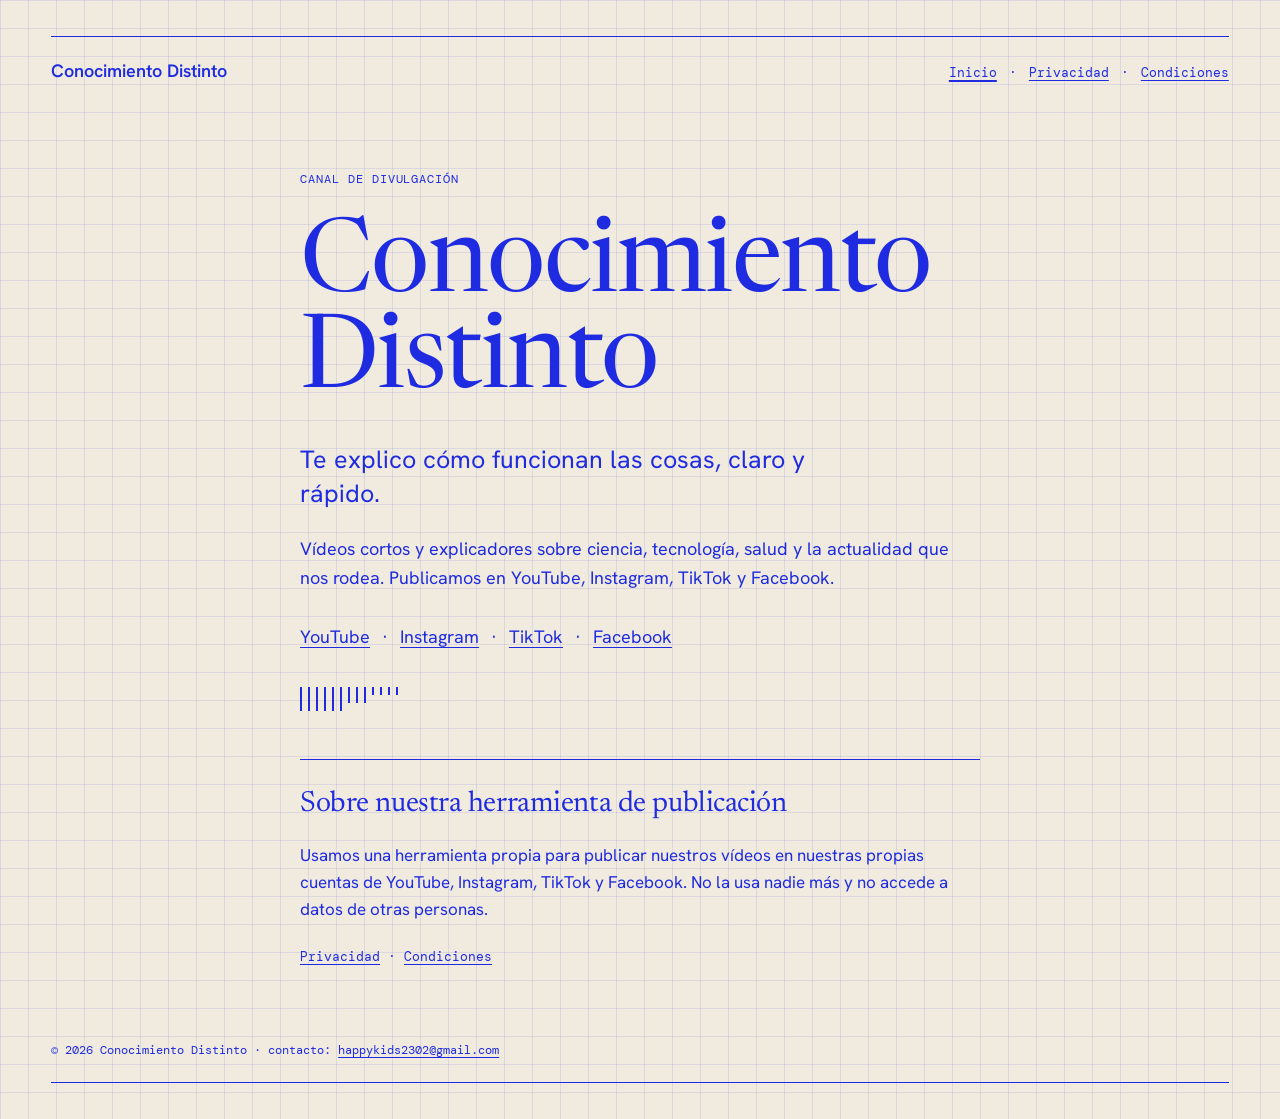
<file: index.html>
<!doctype html>
<html lang="es">
<head>
  <meta charset="utf-8">
  <meta name="viewport" content="width=device-width, initial-scale=1">
  <title>Inicio — Conocimiento Distinto</title>
  <link rel="icon" type="image/png" sizes="64x64" href="favicon.png">
  <link rel="preconnect" href="https://fonts.googleapis.com">
  <link rel="preconnect" href="https://fonts.gstatic.com" crossorigin>
  <link href="https://fonts.googleapis.com/css2?family=DM+Mono:wght@400&amp;family=Hanken+Grotesk:wght@400;600&amp;family=Newsreader:wght@400&amp;display=swap" rel="stylesheet">
  <link rel="stylesheet" href="estilo.css">
</head>
<body>
  <a class="skip-link" href="#contenido">Saltar al contenido</a>
  <header class="site-header">
    <a class="brand" href="index.html">Conocimiento Distinto</a>
    <nav aria-label="Navegación principal"><a href="index.html" aria-current="page">Inicio</a> <span aria-hidden="true">·</span> <a href="privacidad.html">Privacidad</a> <span aria-hidden="true">·</span> <a href="condiciones.html">Condiciones</a></nav>
  </header>
  <main id="contenido">
    <section class="hero" aria-labelledby="titulo">
      <p class="eyebrow">CANAL DE DIVULGACIÓN</p>
      <h1 id="titulo">Conocimiento Distinto</h1>
      <p class="lede">Te explico cómo funcionan las cosas, claro y rápido.</p>
      <p>Vídeos cortos y explicadores sobre ciencia, tecnología, salud y la actualidad que nos rodea. Publicamos en YouTube, Instagram, TikTok y Facebook.</p>
      <ul class="social" aria-label="Redes del canal">
        <li><a href="https://www.youtube.com/@conocimientodistinto">YouTube</a></li>
        <li><a href="https://www.instagram.com/conocimientodistinto">Instagram</a></li>
        <li><a href="https://www.tiktok.com/@conocimientodistinto">TikTok</a></li>
        <li><a href="https://www.facebook.com/profile.php?id=1518807254641424">Facebook</a></li>
      </ul>
      <div class="glitch" aria-hidden="true"><i></i><i></i><i></i></div>
    </section>
    <section class="tool" aria-labelledby="herramienta">
      <h2 id="herramienta">Sobre nuestra herramienta de publicación</h2>
      <p>Usamos una herramienta propia para publicar nuestros vídeos en nuestras propias cuentas de YouTube, Instagram, TikTok y Facebook. No la usa nadie más y no accede a datos de otras personas.</p>
      <p class="legal-links"><a href="privacidad.html">Privacidad</a> · <a href="condiciones.html">Condiciones</a></p>
    </section></main>
  <footer>© 2026 Conocimiento Distinto · contacto: <a href="mailto:happykids2302@gmail.com">happykids2302@gmail.com</a></footer>
</body>
</html>
</file>
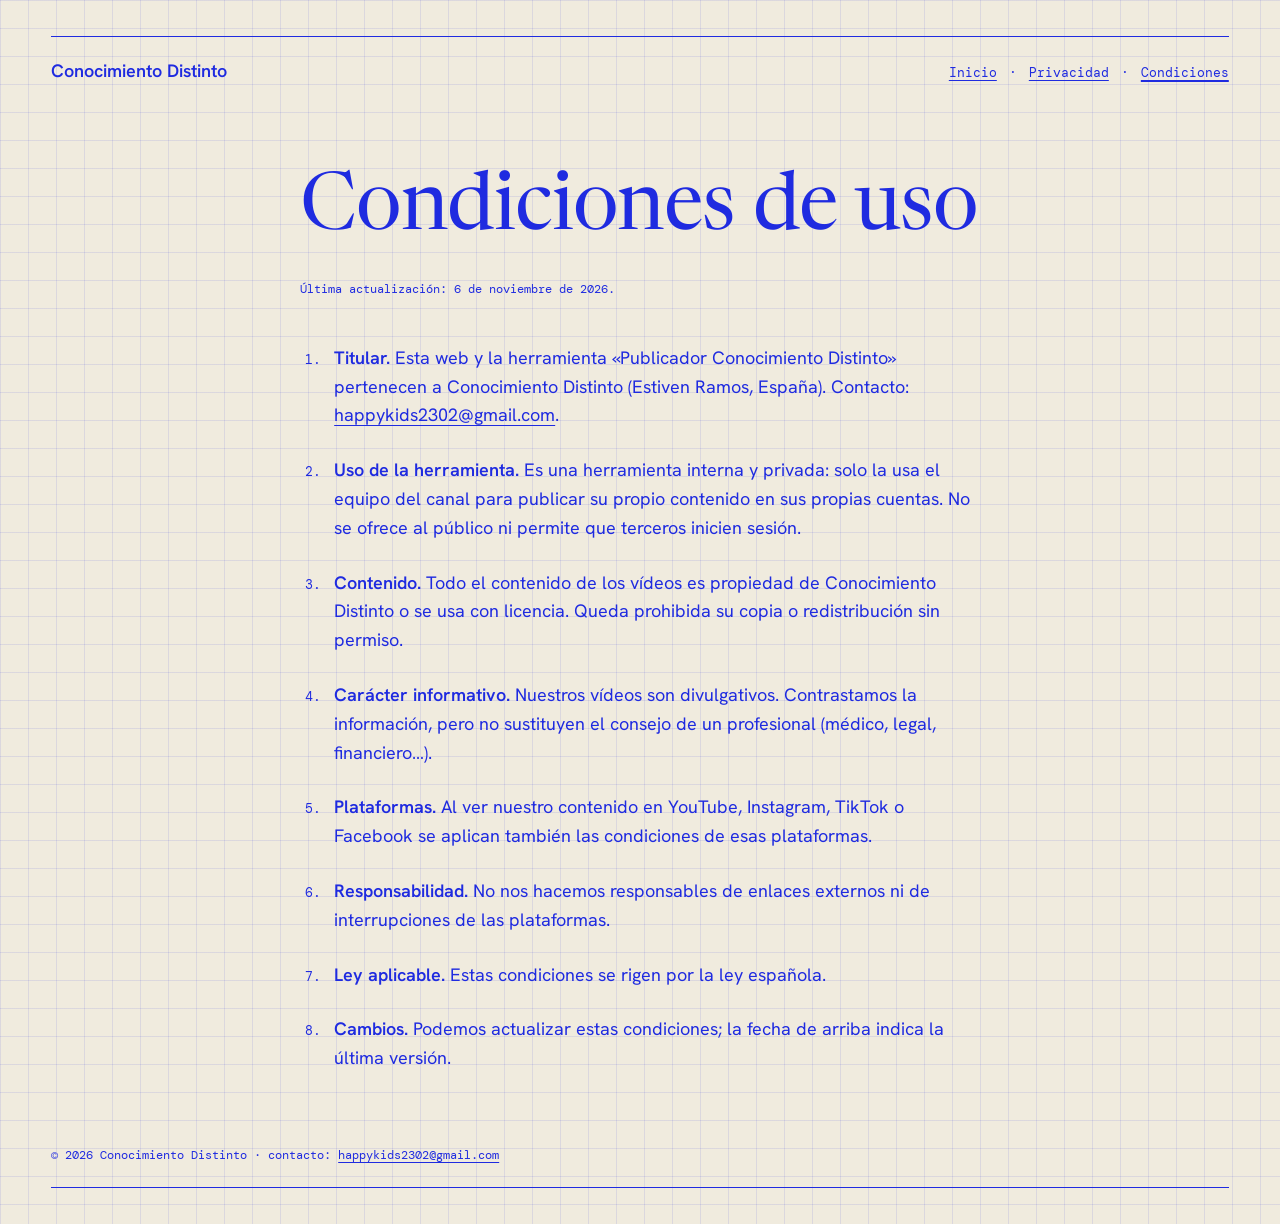
<file: condiciones.html>
<!doctype html>
<html lang="es">
<head>
  <meta charset="utf-8">
  <meta name="viewport" content="width=device-width, initial-scale=1">
  <title>Condiciones de uso — Conocimiento Distinto</title>
  <link rel="icon" type="image/png" sizes="64x64" href="favicon.png">
  <link rel="preconnect" href="https://fonts.googleapis.com">
  <link rel="preconnect" href="https://fonts.gstatic.com" crossorigin>
  <link href="https://fonts.googleapis.com/css2?family=DM+Mono:wght@400&amp;family=Hanken+Grotesk:wght@400;600&amp;family=Newsreader:wght@400&amp;display=swap" rel="stylesheet">
  <link rel="stylesheet" href="estilo.css">
</head>
<body>
  <a class="skip-link" href="#contenido">Saltar al contenido</a>
  <header class="site-header">
    <a class="brand" href="index.html">Conocimiento Distinto</a>
    <nav aria-label="Navegación principal"><a href="index.html">Inicio</a> <span aria-hidden="true">·</span> <a href="privacidad.html">Privacidad</a> <span aria-hidden="true">·</span> <a href="condiciones.html" aria-current="page">Condiciones</a></nav>
  </header>
  <main id="contenido"><article class="legal"><h1>Condiciones de uso</h1><p class="updated">Última actualización: <time datetime="2026-11-06">6 de noviembre de 2026</time>.</p><ol><li><p><strong>Titular.</strong> Esta web y la herramienta «Publicador Conocimiento Distinto» pertenecen a Conocimiento Distinto (Estiven Ramos, España). Contacto: <a href="mailto:happykids2302@gmail.com">happykids2302@gmail.com</a>.</p></li><li><p><strong>Uso de la herramienta.</strong> Es una herramienta interna y privada: solo la usa el equipo del canal para publicar su propio contenido en sus propias cuentas. No se ofrece al público ni permite que terceros inicien sesión.</p></li><li><p><strong>Contenido.</strong> Todo el contenido de los vídeos es propiedad de Conocimiento Distinto o se usa con licencia. Queda prohibida su copia o redistribución sin permiso.</p></li><li><p><strong>Carácter informativo.</strong> Nuestros vídeos son divulgativos. Contrastamos la información, pero no sustituyen el consejo de un profesional (médico, legal, financiero…).</p></li><li><p><strong>Plataformas.</strong> Al ver nuestro contenido en YouTube, Instagram, TikTok o Facebook se aplican también las condiciones de esas plataformas.</p></li><li><p><strong>Responsabilidad.</strong> No nos hacemos responsables de enlaces externos ni de interrupciones de las plataformas.</p></li><li><p><strong>Ley aplicable.</strong> Estas condiciones se rigen por la ley española.</p></li><li><p><strong>Cambios.</strong> Podemos actualizar estas condiciones; la fecha de arriba indica la última versión.</p></li></ol></article></main>
  <footer>© 2026 Conocimiento Distinto · contacto: <a href="mailto:happykids2302@gmail.com">happykids2302@gmail.com</a></footer>
</body>
</html>
</file>
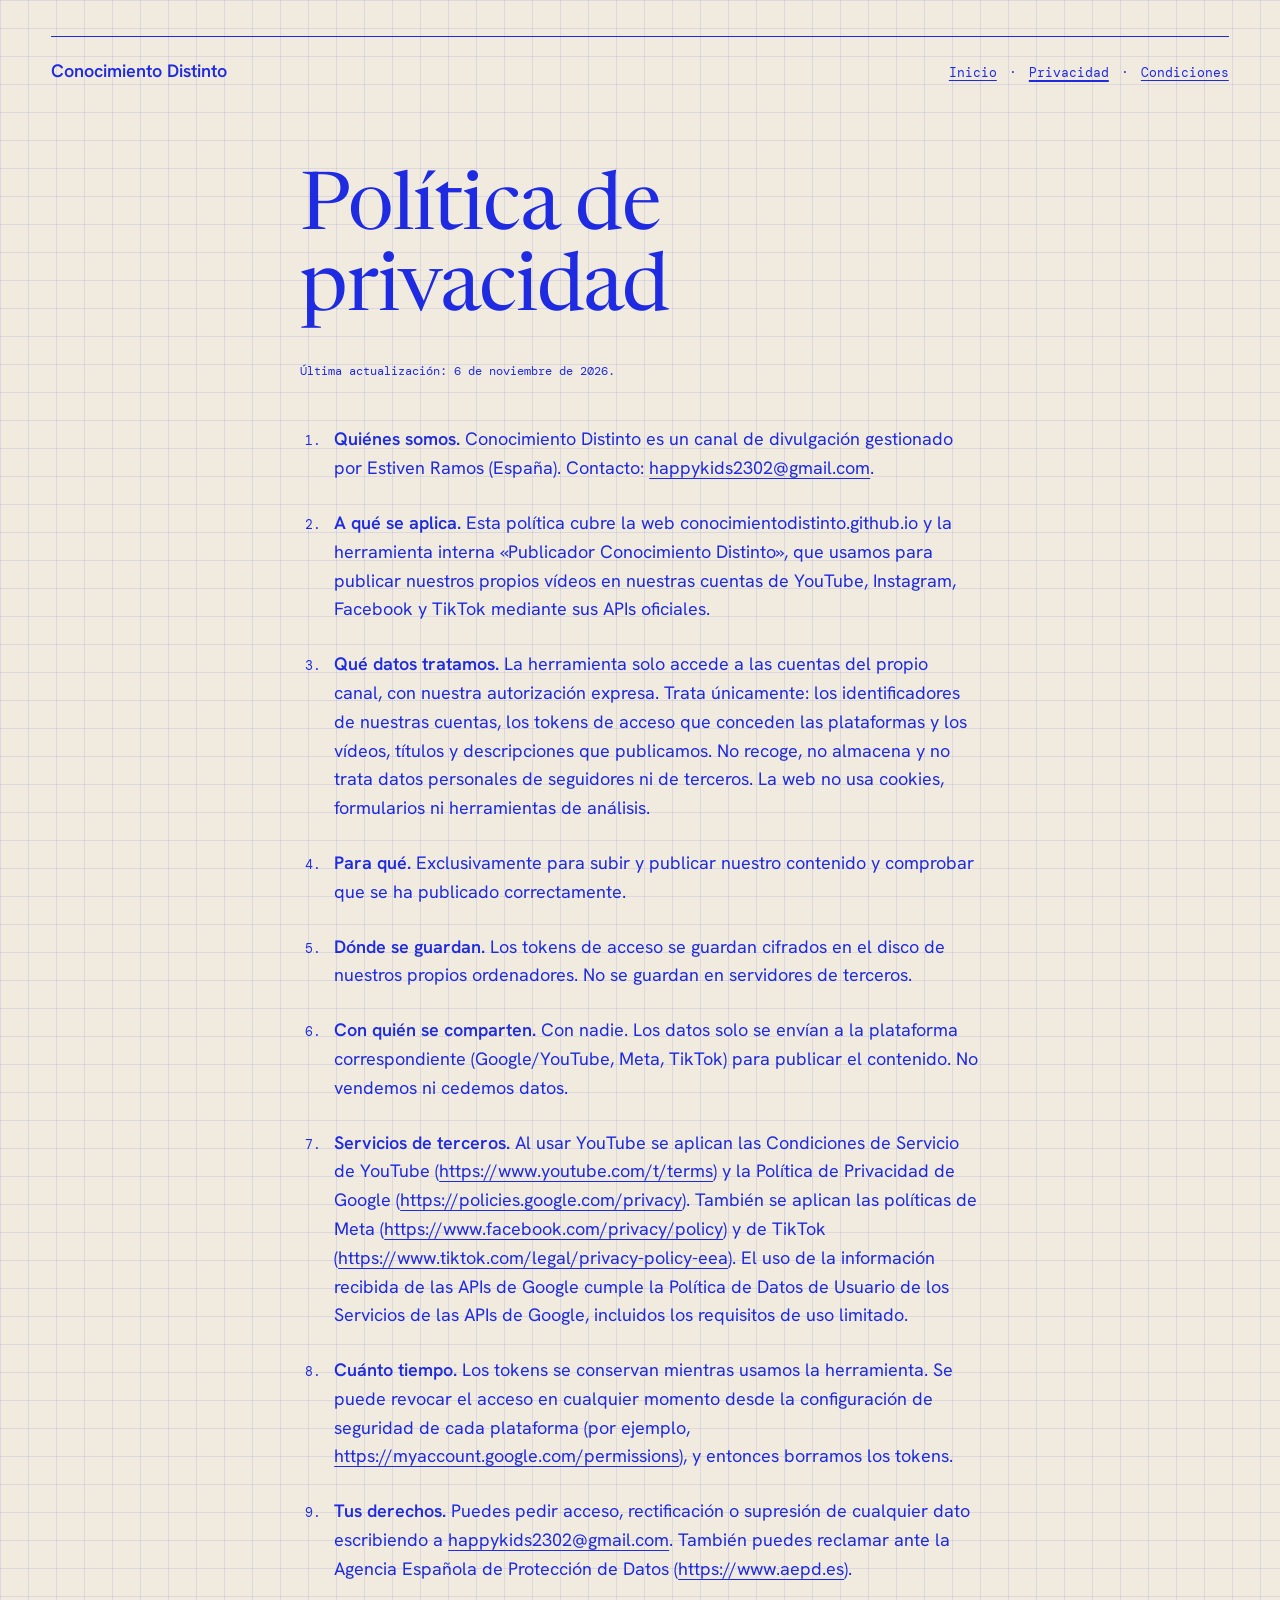
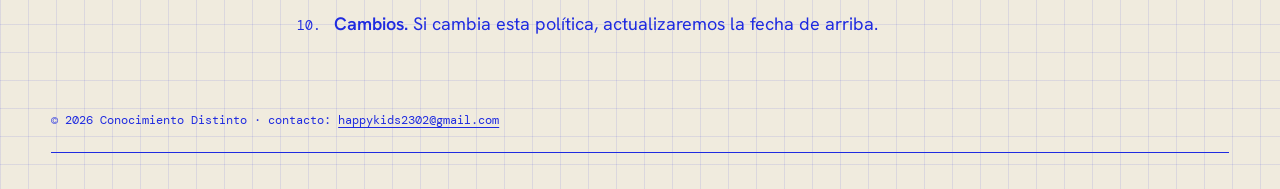
<file: privacidad.html>
<!doctype html>
<html lang="es">
<head>
  <meta charset="utf-8">
  <meta name="viewport" content="width=device-width, initial-scale=1">
  <title>Política de privacidad — Conocimiento Distinto</title>
  <link rel="icon" type="image/png" sizes="64x64" href="favicon.png">
  <link rel="preconnect" href="https://fonts.googleapis.com">
  <link rel="preconnect" href="https://fonts.gstatic.com" crossorigin>
  <link href="https://fonts.googleapis.com/css2?family=DM+Mono:wght@400&amp;family=Hanken+Grotesk:wght@400;600&amp;family=Newsreader:wght@400&amp;display=swap" rel="stylesheet">
  <link rel="stylesheet" href="estilo.css">
</head>
<body>
  <a class="skip-link" href="#contenido">Saltar al contenido</a>
  <header class="site-header">
    <a class="brand" href="index.html">Conocimiento Distinto</a>
    <nav aria-label="Navegación principal"><a href="index.html">Inicio</a> <span aria-hidden="true">·</span> <a href="privacidad.html" aria-current="page">Privacidad</a> <span aria-hidden="true">·</span> <a href="condiciones.html">Condiciones</a></nav>
  </header>
  <main id="contenido"><article class="legal"><h1>Política de privacidad</h1><p class="updated">Última actualización: <time datetime="2026-11-06">6 de noviembre de 2026</time>.</p><ol><li><p><strong>Quiénes somos.</strong> Conocimiento Distinto es un canal de divulgación gestionado por Estiven Ramos (España). Contacto: <a href="mailto:happykids2302@gmail.com">happykids2302@gmail.com</a>.</p></li><li><p><strong>A qué se aplica.</strong> Esta política cubre la web conocimientodistinto.github.io y la herramienta interna «Publicador Conocimiento Distinto», que usamos para publicar nuestros propios vídeos en nuestras cuentas de YouTube, Instagram, Facebook y TikTok mediante sus APIs oficiales.</p></li><li><p><strong>Qué datos tratamos.</strong> La herramienta solo accede a las cuentas del propio canal, con nuestra autorización expresa. Trata únicamente: los identificadores de nuestras cuentas, los tokens de acceso que conceden las plataformas y los vídeos, títulos y descripciones que publicamos. No recoge, no almacena y no trata datos personales de seguidores ni de terceros. La web no usa cookies, formularios ni herramientas de análisis.</p></li><li><p><strong>Para qué.</strong> Exclusivamente para subir y publicar nuestro contenido y comprobar que se ha publicado correctamente.</p></li><li><p><strong>Dónde se guardan.</strong> Los tokens de acceso se guardan cifrados en el disco de nuestros propios ordenadores. No se guardan en servidores de terceros.</p></li><li><p><strong>Con quién se comparten.</strong> Con nadie. Los datos solo se envían a la plataforma correspondiente (Google/YouTube, Meta, TikTok) para publicar el contenido. No vendemos ni cedemos datos.</p></li><li><p><strong>Servicios de terceros.</strong> Al usar YouTube se aplican las Condiciones de Servicio de YouTube (<a href="https://www.youtube.com/t/terms">https://www.youtube.com/t/terms</a>) y la Política de Privacidad de Google (<a href="https://policies.google.com/privacy">https://policies.google.com/privacy</a>). También se aplican las políticas de Meta (<a href="https://www.facebook.com/privacy/policy">https://www.facebook.com/privacy/policy</a>) y de TikTok (<a href="https://www.tiktok.com/legal/privacy-policy-eea">https://www.tiktok.com/legal/privacy-policy-eea</a>). El uso de la información recibida de las APIs de Google cumple la Política de Datos de Usuario de los Servicios de las APIs de Google, incluidos los requisitos de uso limitado.</p></li><li><p><strong>Cuánto tiempo.</strong> Los tokens se conservan mientras usamos la herramienta. Se puede revocar el acceso en cualquier momento desde la configuración de seguridad de cada plataforma (por ejemplo, <a href="https://myaccount.google.com/permissions">https://myaccount.google.com/permissions</a>), y entonces borramos los tokens.</p></li><li><p><strong>Tus derechos.</strong> Puedes pedir acceso, rectificación o supresión de cualquier dato escribiendo a <a href="mailto:happykids2302@gmail.com">happykids2302@gmail.com</a>. También puedes reclamar ante la Agencia Española de Protección de Datos (<a href="https://www.aepd.es">https://www.aepd.es</a>).</p></li><li><p><strong>Cambios.</strong> Si cambia esta política, actualizaremos la fecha de arriba.</p></li></ol></article></main>
  <footer>© 2026 Conocimiento Distinto · contacto: <a href="mailto:happykids2302@gmail.com">happykids2302@gmail.com</a></footer>
</body>
</html>
</file>
<file: estilo.css>
:root {
  color-scheme: light;
  --paper: #F0EBDE;
  --ink: #1F2BE0;
  --grid: rgba(31, 43, 224, .10);
  --faint: rgba(31, 43, 224, .18);
}
* { box-sizing: border-box; }
html { background: var(--paper); }
body {
  margin: 0;
  padding: 36px clamp(20px, 4vw, 64px);
  min-height: 100vh;
  color: var(--ink);
  background-color: var(--paper);
  background-image: linear-gradient(var(--grid) 1px, transparent 1px), linear-gradient(90deg, var(--grid) 1px, transparent 1px);
  background-size: 28px 28px;
  font: 400 18px/1.6 'Hanken Grotesk', sans-serif;
}
a { color: inherit; text-underline-offset: .22em; text-decoration-thickness: 1px; overflow-wrap: anywhere; }
a:hover, a[aria-current="page"] { text-decoration-thickness: 2px; }
a:focus-visible { outline: 2px solid var(--ink); outline-offset: 5px; }
::selection { color: var(--paper); background: var(--ink); }
.site-header {
  border-top: 1.5px solid var(--ink);
  padding-top: 20px;
  display: flex;
  justify-content: space-between;
  align-items: baseline;
  gap: 20px 32px;
  flex-wrap: wrap;
}
.brand { font-weight: 600; text-decoration: none; }
nav, .eyebrow, footer, .updated, .legal-links { font-family: 'DM Mono', monospace; font-weight: 400; }
nav { display: flex; flex-wrap: wrap; align-items: center; gap: 12px; font-size: 13px; }
nav a { display: inline-block; padding-block: 6px; }
main { max-width: 680px; margin: 80px auto 72px; }
h1, h2 { font-family: 'Newsreader', Georgia, serif; font-weight: 400; letter-spacing: -.015em; }
h1 { font-size: clamp(44px, 6.5vw, 80px); line-height: 1.02; margin: 0 0 28px; }
p { margin: 0 0 24px; }
.eyebrow { font-size: 12px; letter-spacing: .08em; margin-bottom: 30px; }
.hero { position: relative; padding-bottom: 48px; }
.hero h1 { font-size: clamp(54px, 8vw, 108px); line-height: .94; max-width: 660px; margin-bottom: 32px; }
.lede { font-size: 25px; line-height: 1.35; max-width: 540px; }
.social { list-style: none; padding: 0; display: flex; flex-wrap: wrap; gap: 8px 0; margin: 30px 0 0; }
.social li + li::before { content: '·'; padding-inline: 12px; }
.glitch { margin-top: 36px; width: 100px; }
.glitch i { display: block; height: 8px; background: repeating-linear-gradient(90deg, var(--ink) 0 2px, transparent 2px 8px); }
.glitch i:nth-child(2) { width: 72px; }
.glitch i:nth-child(3) { width: 48px; }
.tool { border-top: 1px solid var(--ink); padding-top: 28px; }
.tool h2 { font-size: 29px; line-height: 1.15; margin: 0 0 20px; }
.tool p { font-size: 17px; }
.tool .legal-links { font-size: 13px; margin: 24px 0 0; }
.updated { font-size: 12px; line-height: 1.7; margin-bottom: 44px; }
.legal ol { margin: 0; padding-left: 1.6em; }
.legal li { padding-left: .3em; margin-bottom: 26px; }
.legal li::marker { font-family: 'DM Mono', monospace; font-size: 13px; }
.legal strong { font-weight: 600; }
footer { border-bottom: 1.5px solid var(--ink); padding: 0 0 20px; font-size: 12px; line-height: 1.8; }
.skip-link { position: absolute; left: 20px; top: -100px; padding: 10px; background: var(--paper); z-index: 1; }
.skip-link:focus { top: 4px; }
@media (max-width: 600px) {
  body { padding-block: 24px; background-size: 22px 22px; }
  .site-header { gap: 10px; }
  .brand { font-size: 18px; }
  main { margin-block: 52px; }
  .hero { padding-bottom: 36px; }
  .lede { font-size: 23px; }
  .social { font-size: 17px; }
  .social li + li::before { padding-inline: 8px; }
  .updated { margin-bottom: 32px; }
}
</file>
